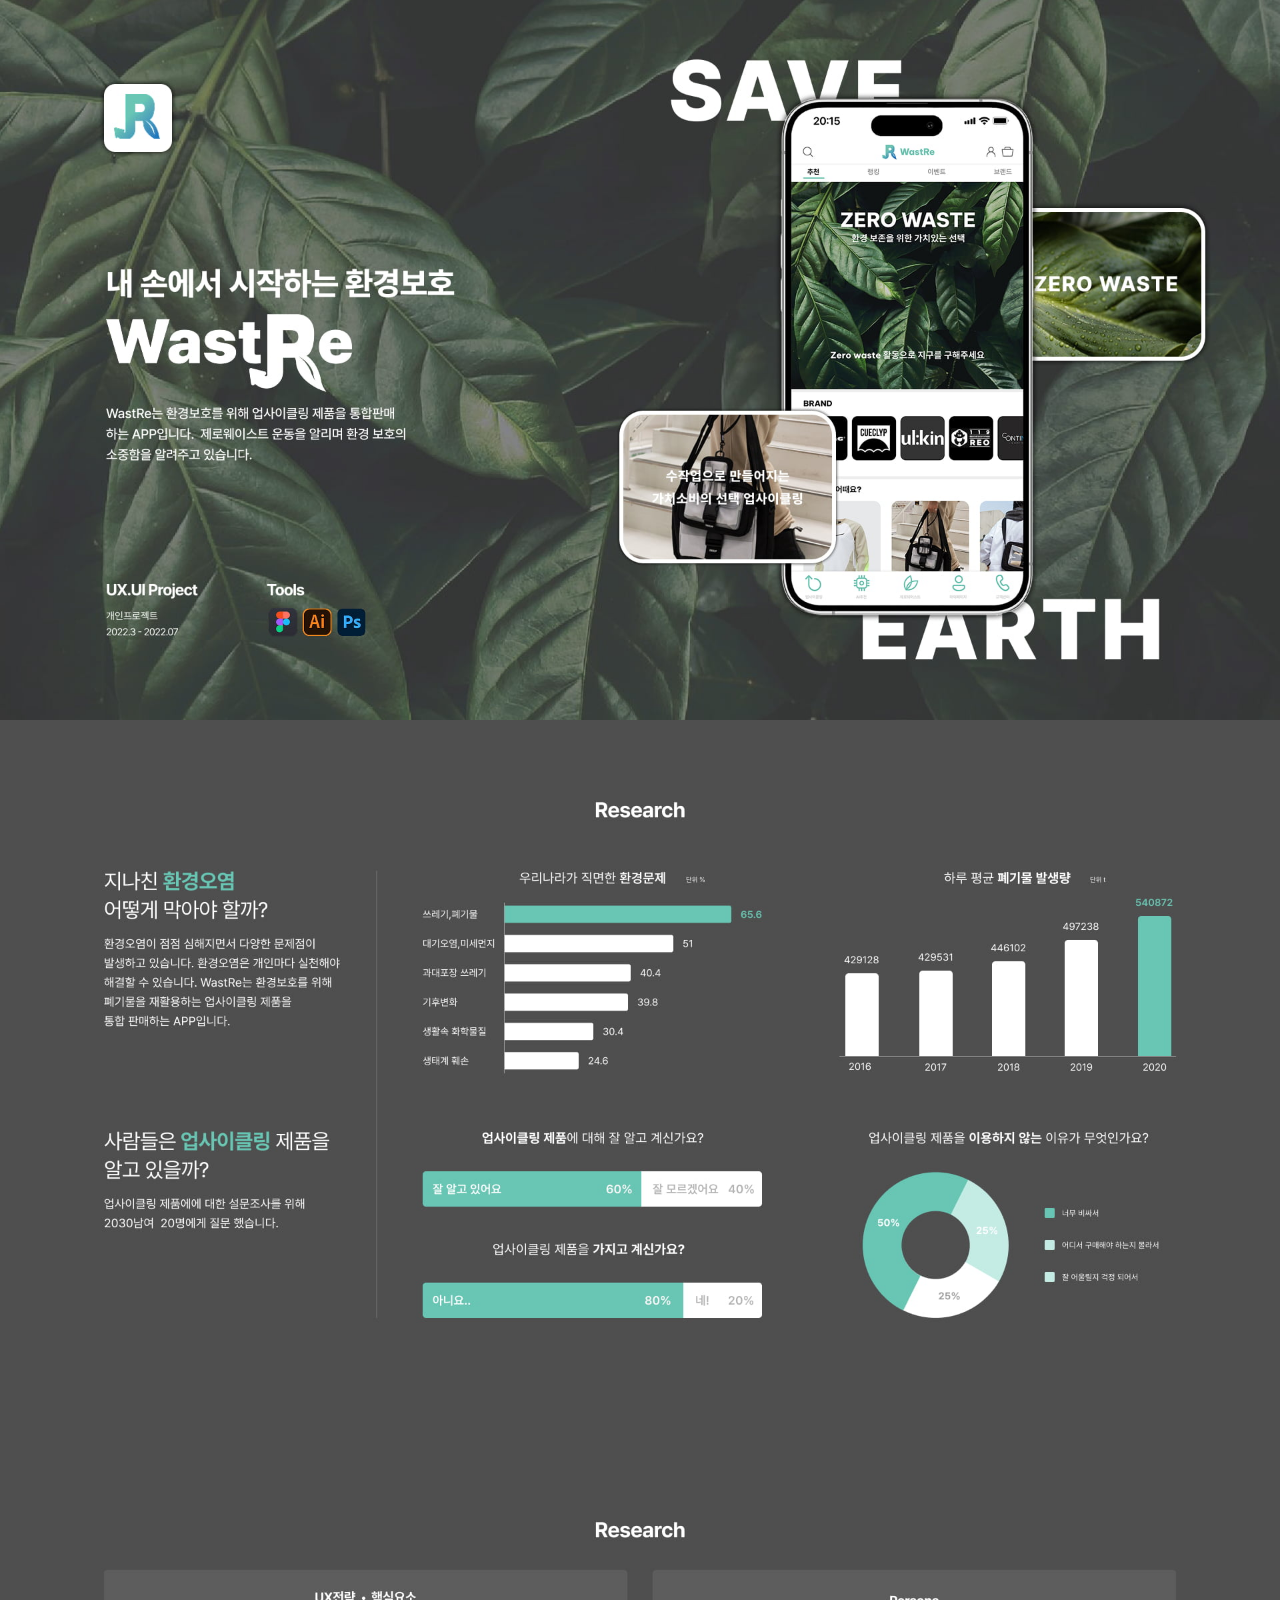
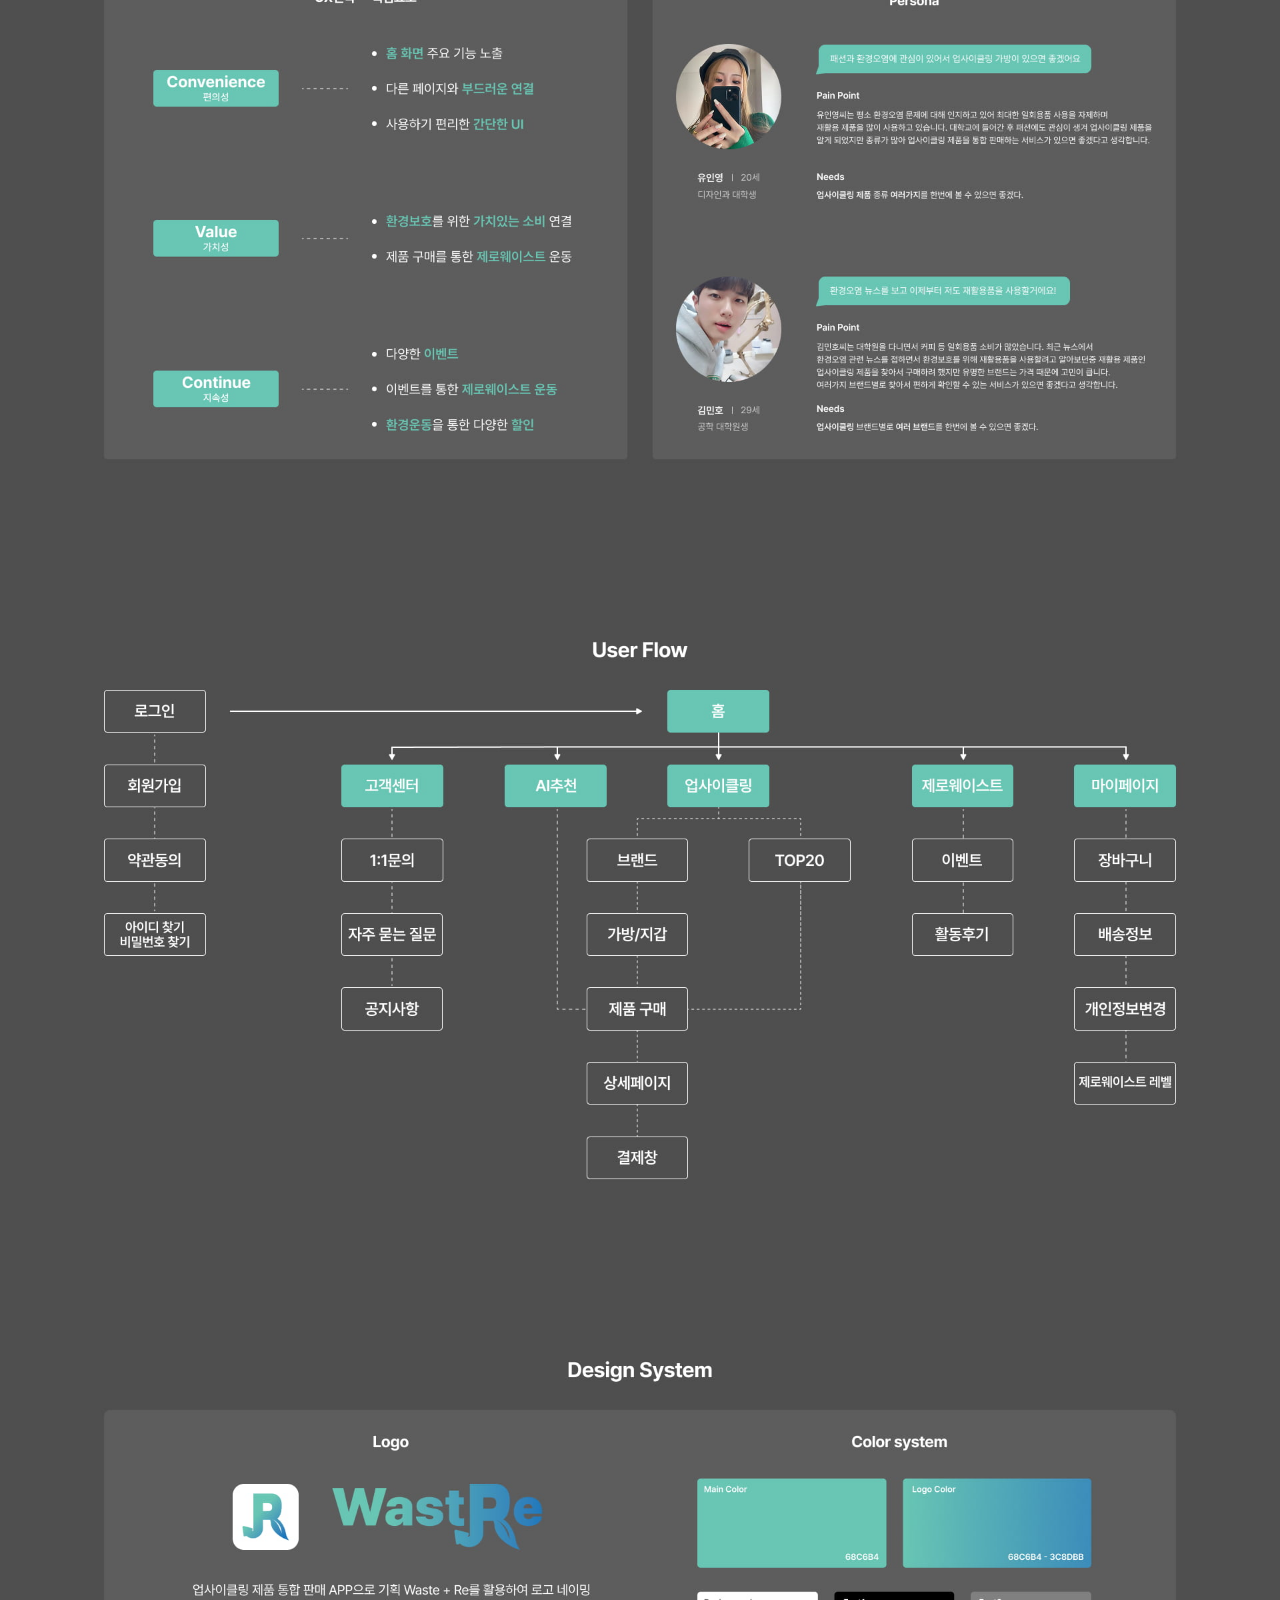
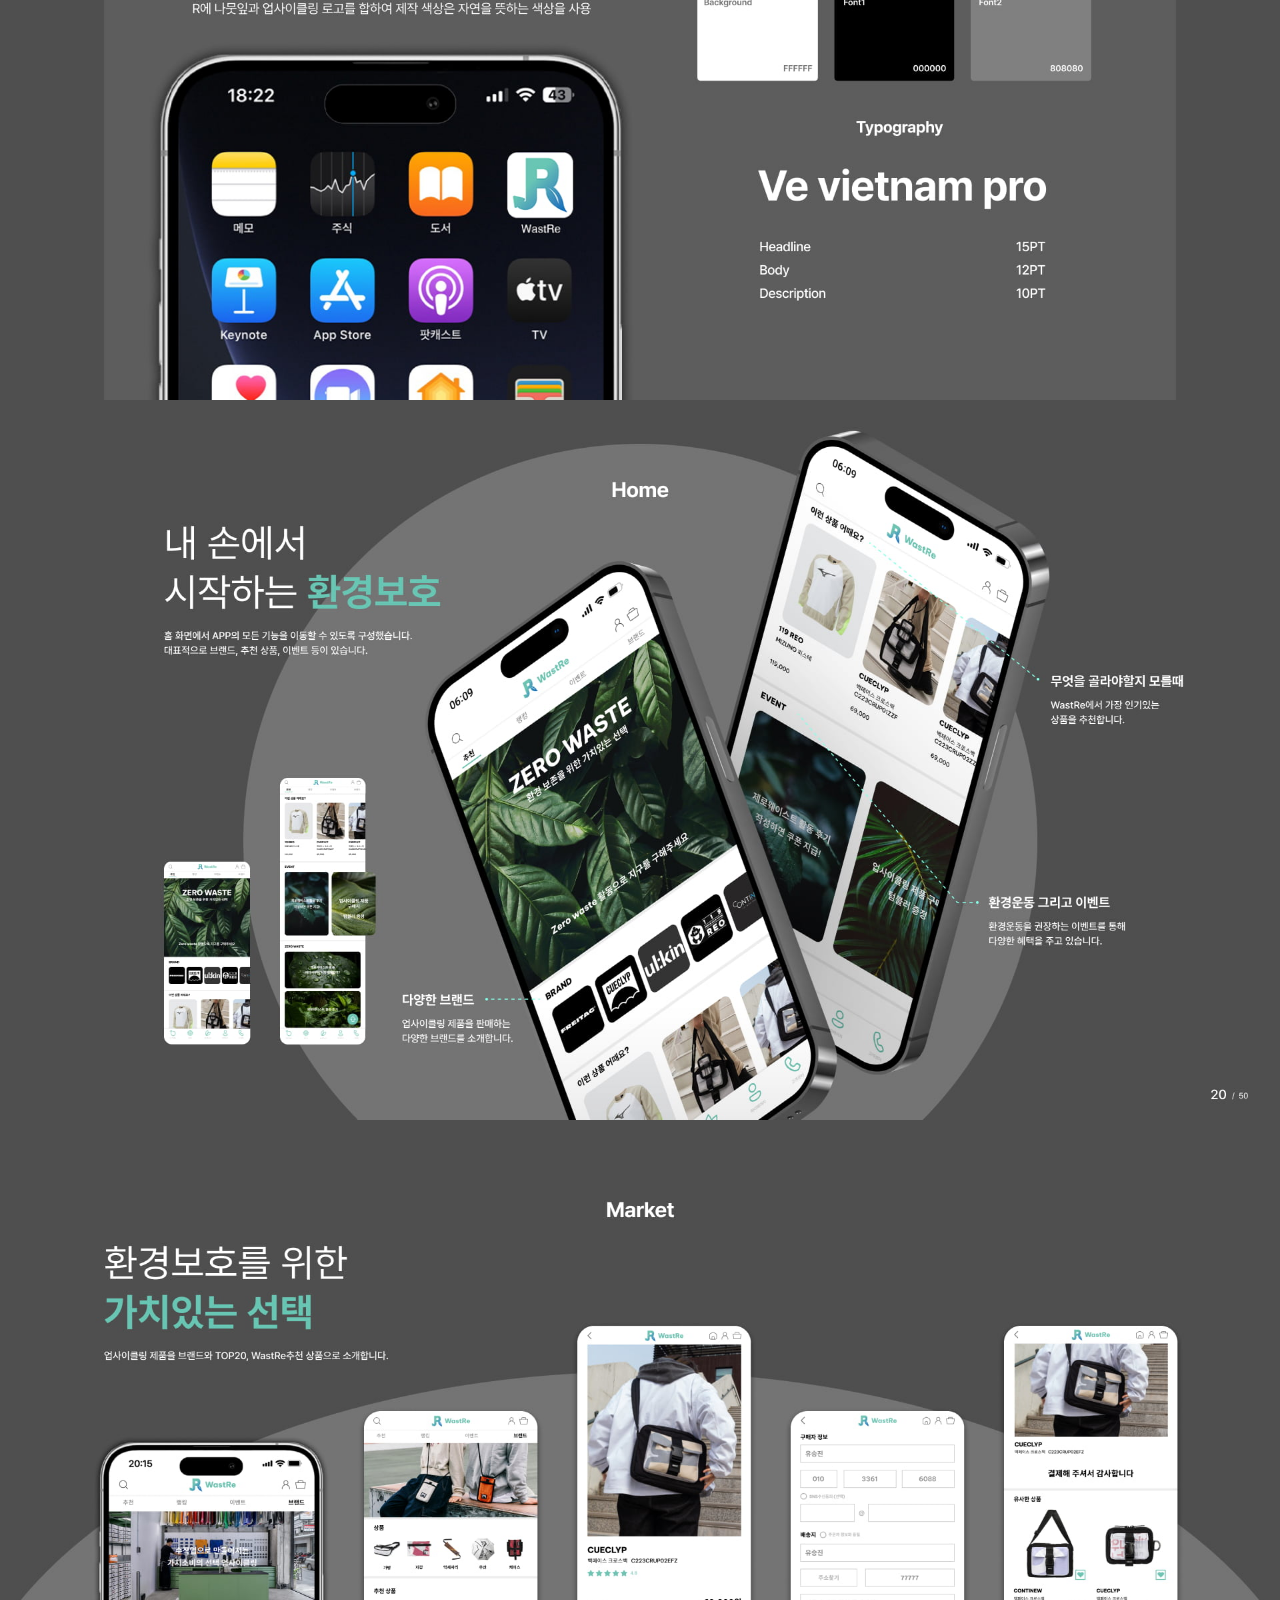
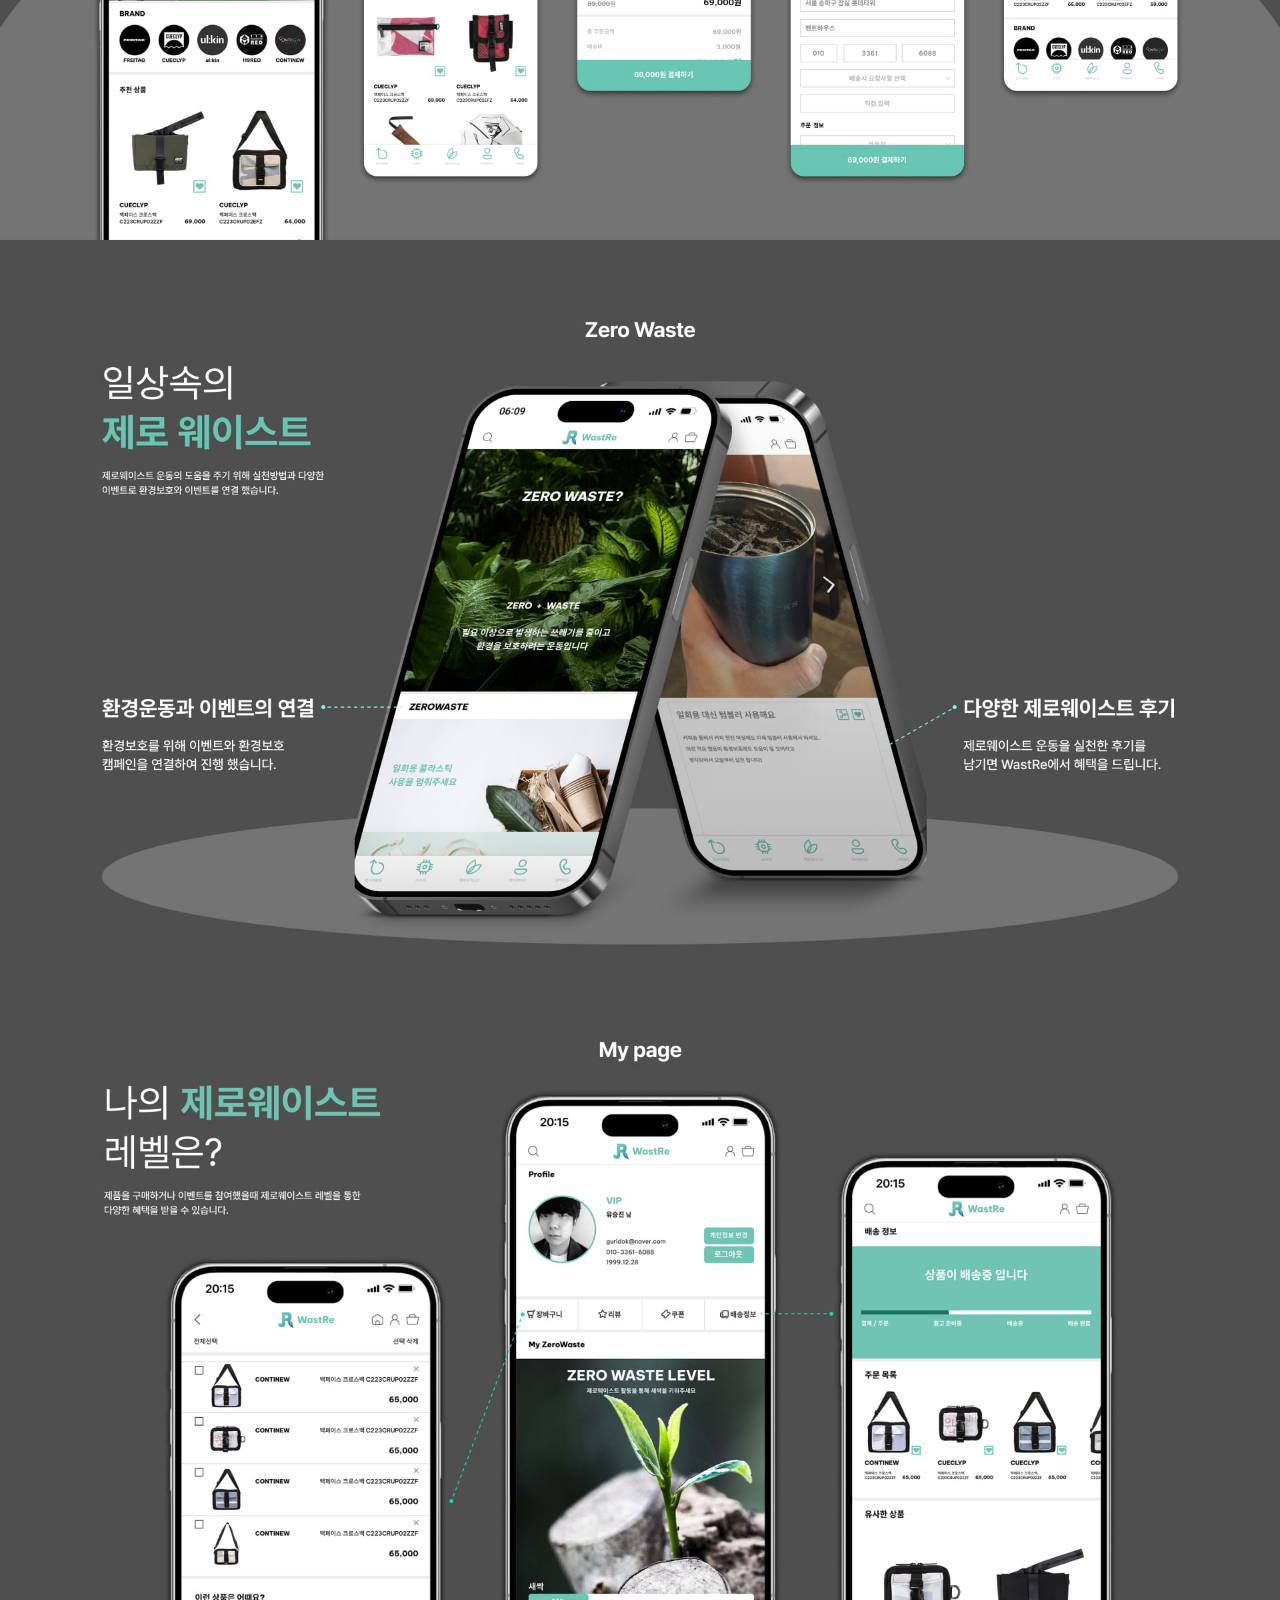
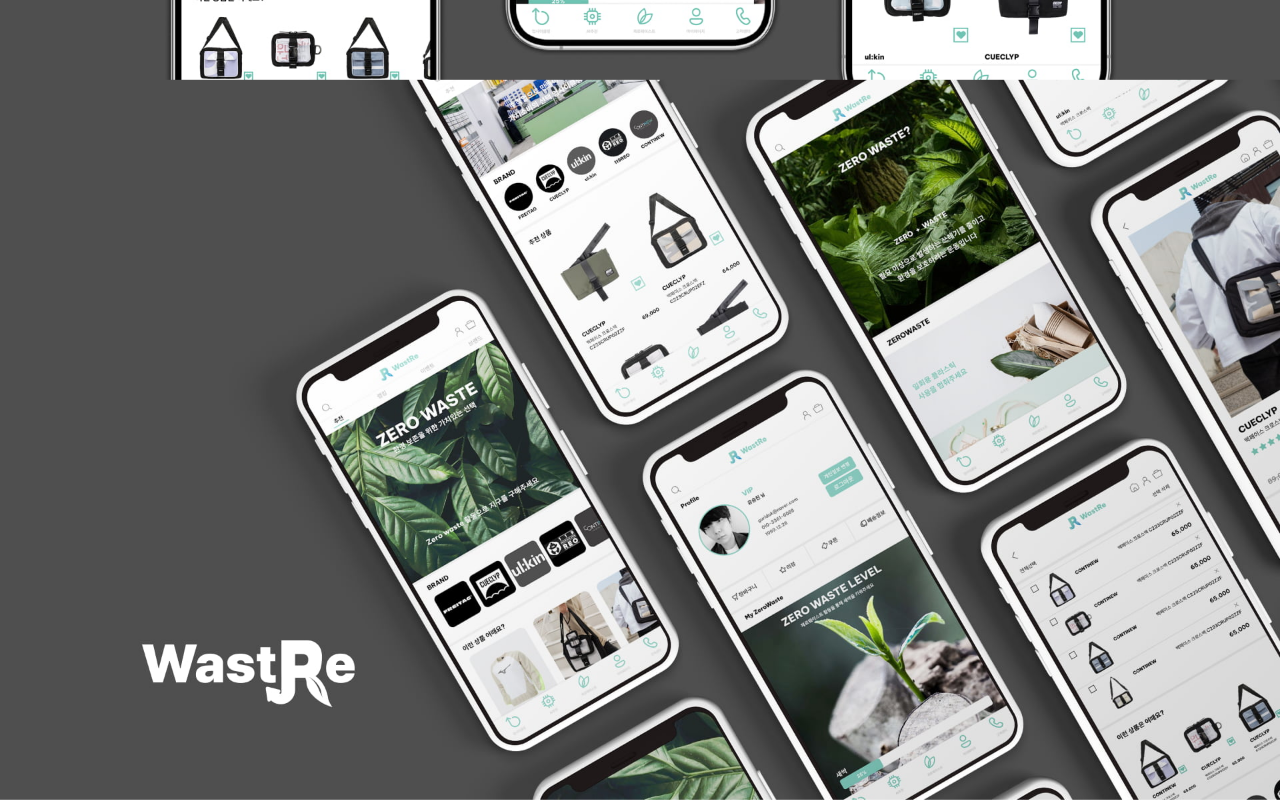
<file: open1.html>
<html lang="ko">
<head>
  <meta charset="UTF-8">
  <title>WastRe</title>
  <style>
    body {
      margin: 0;
      background: #000;
    }
    img {
      width: 100%;
      height: auto;
      display: block;
    }
  </style>
</head>
<body>
  <img src="./img/wastre.jpg" alt="">
</body>
</html>
</file>
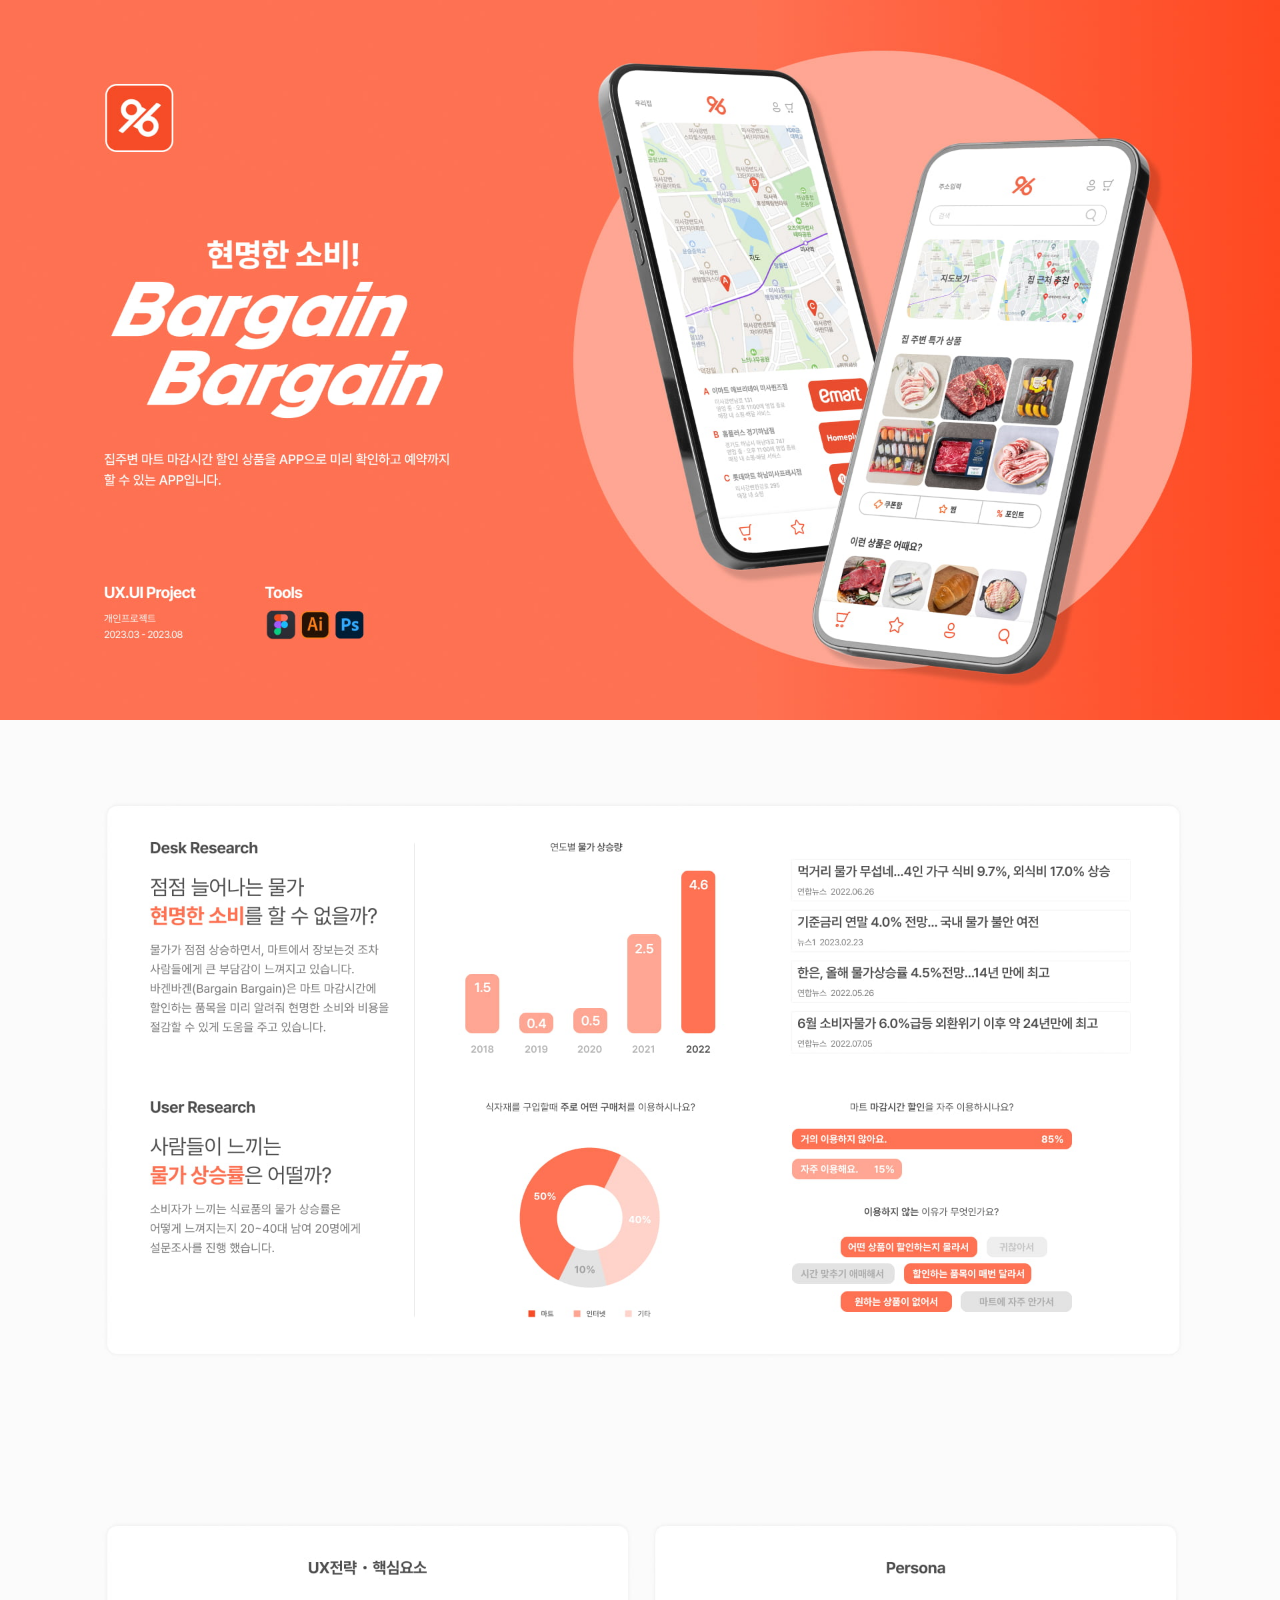
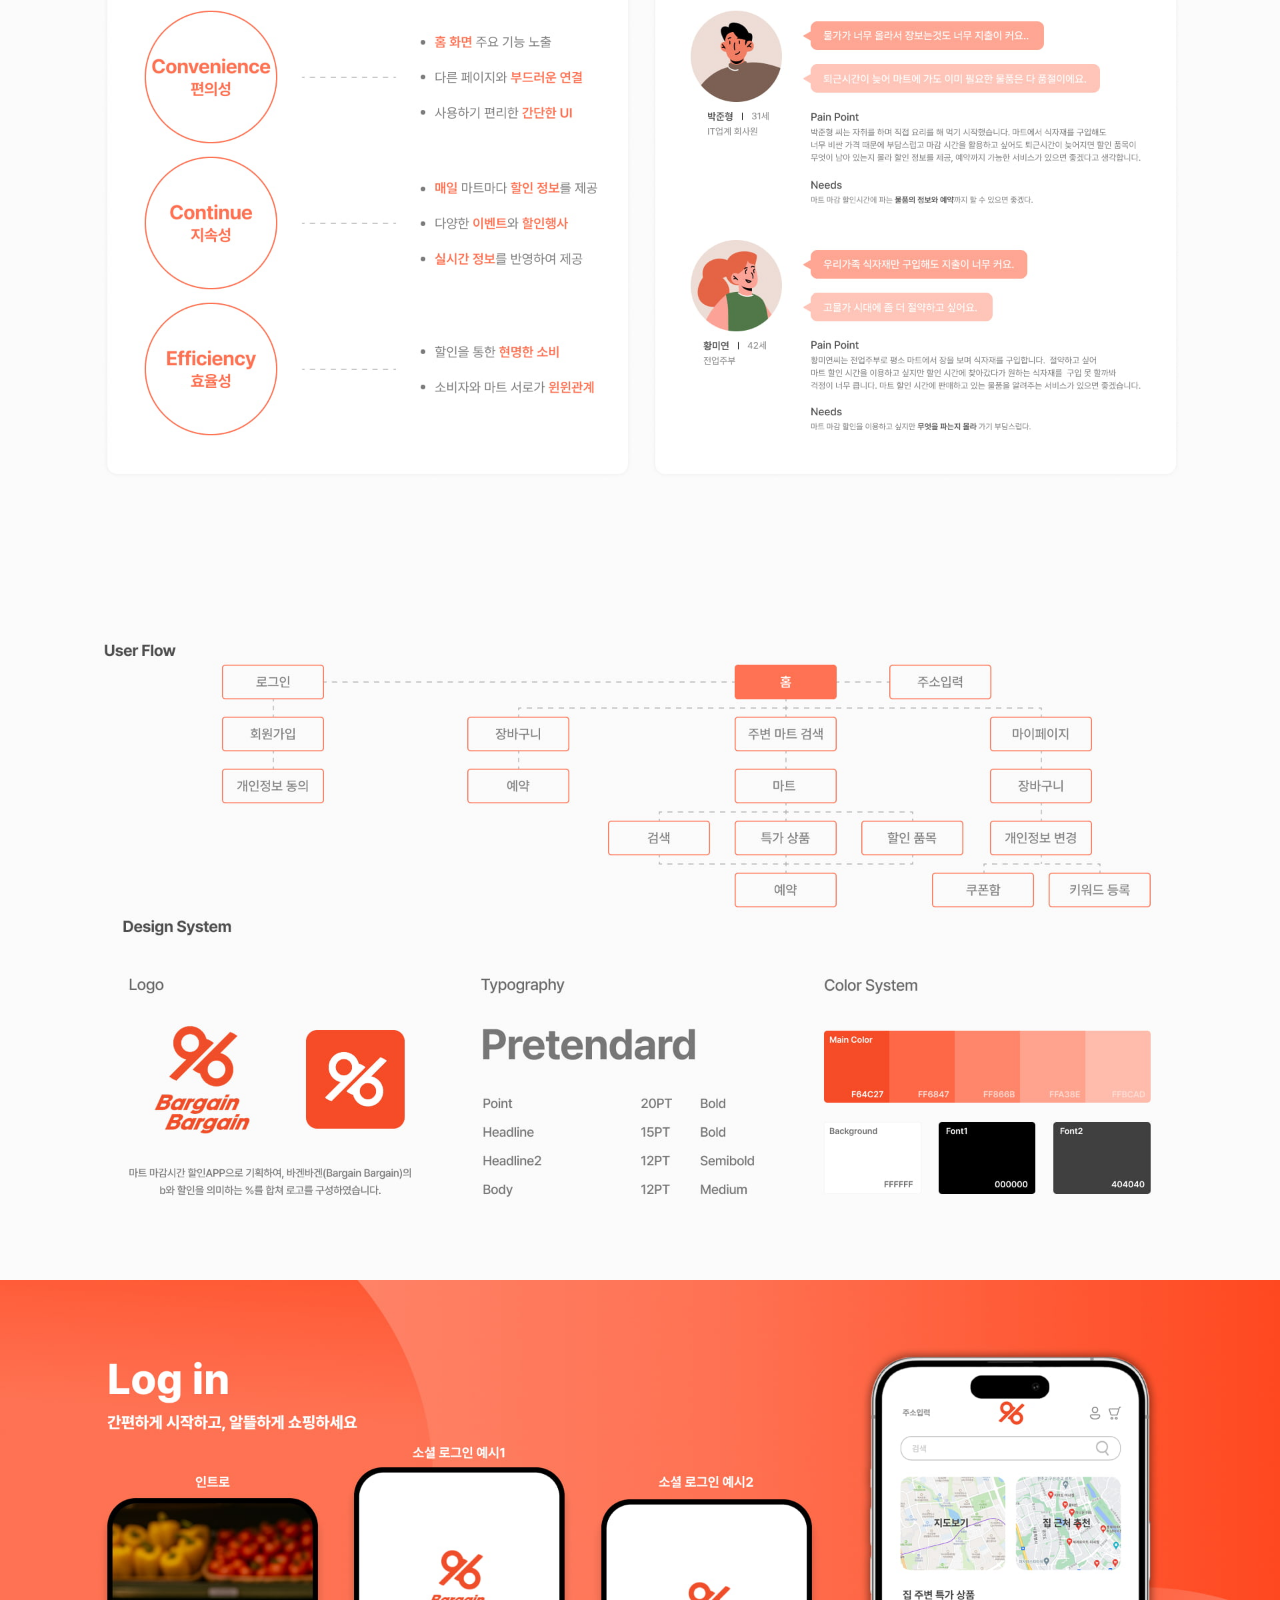
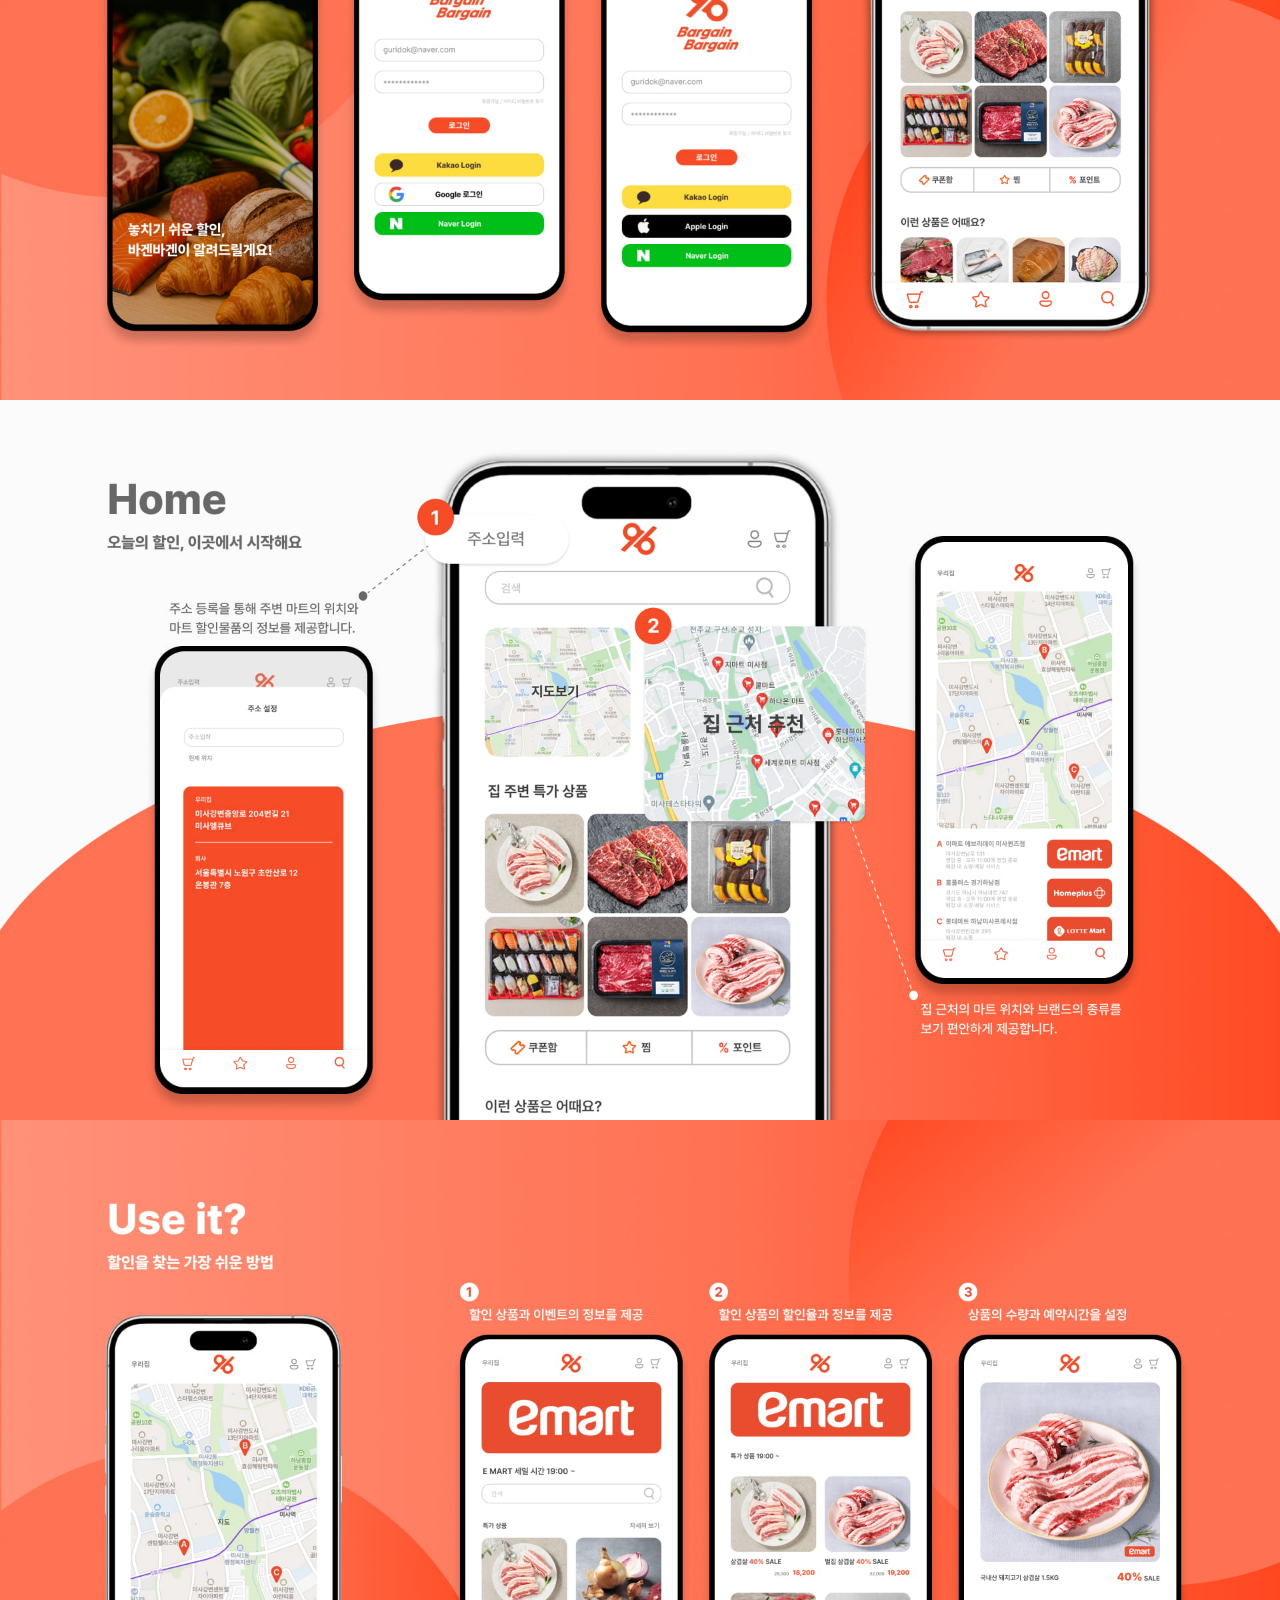
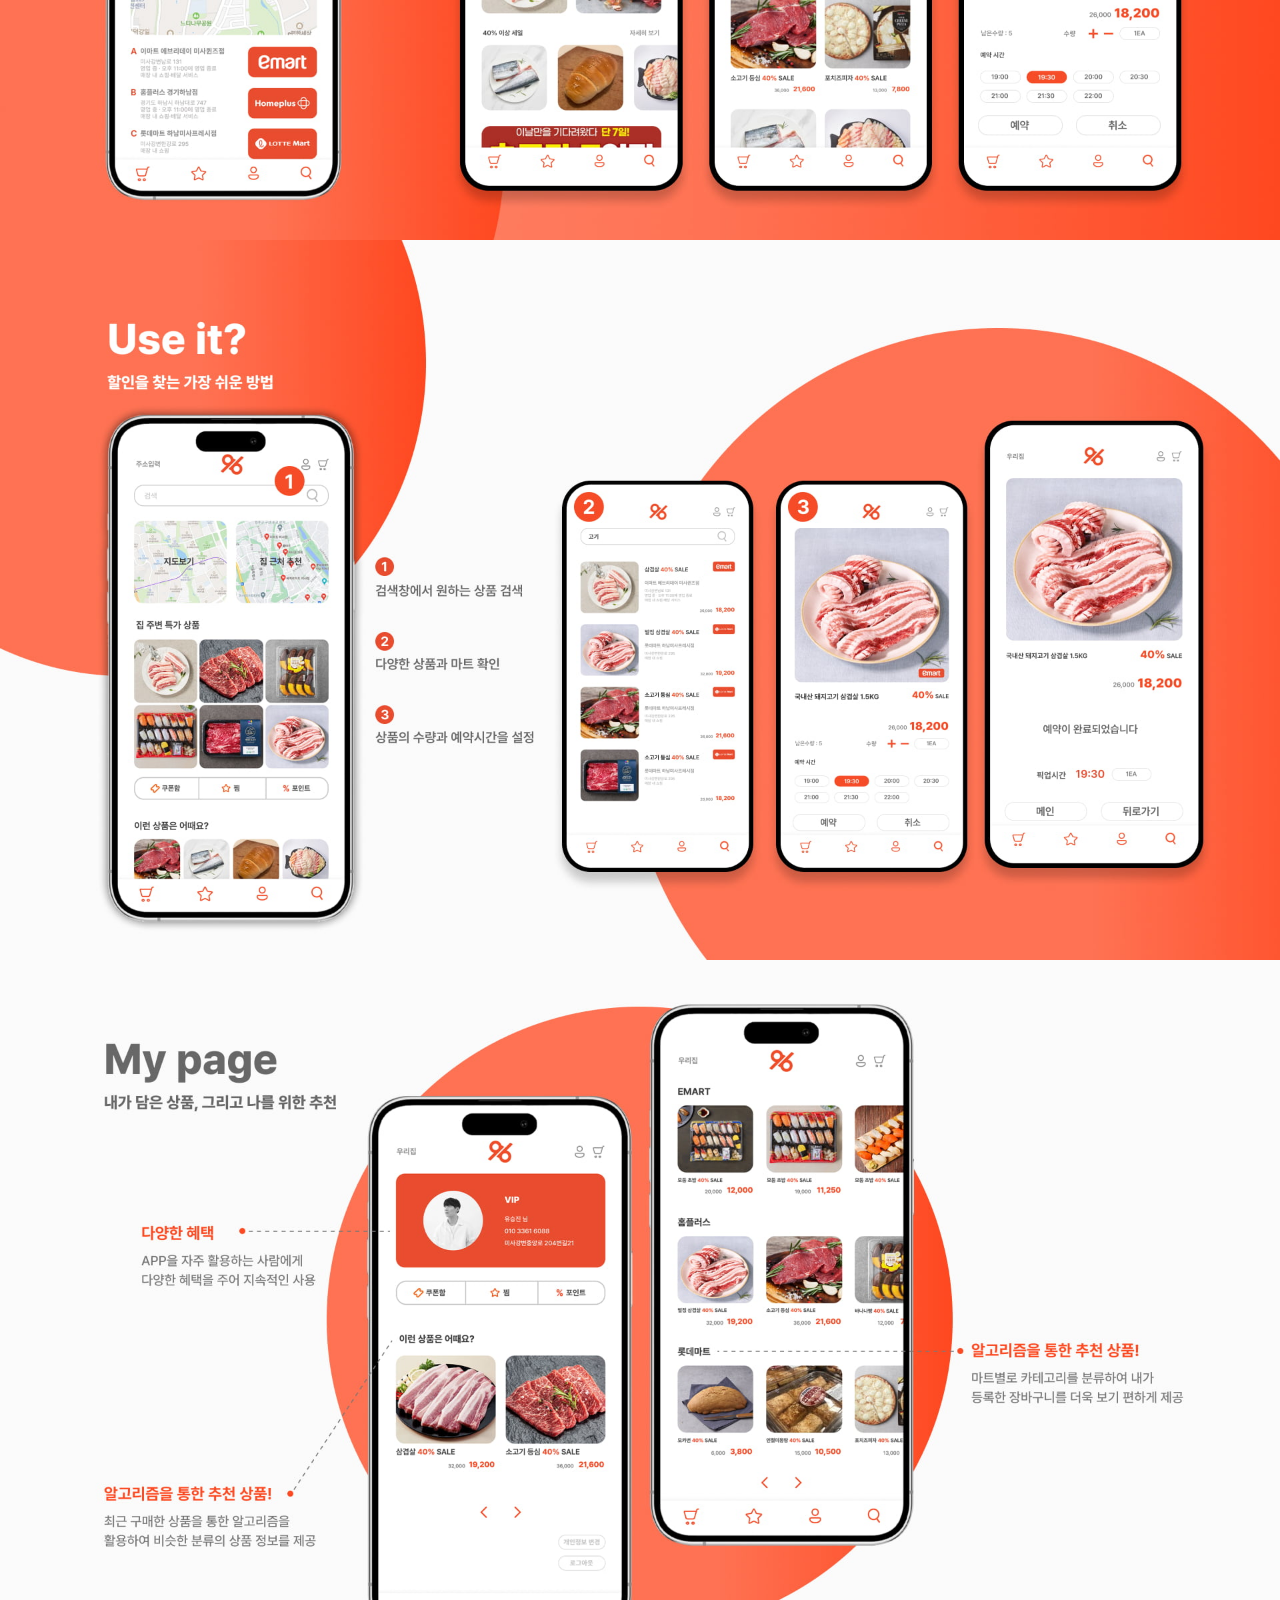
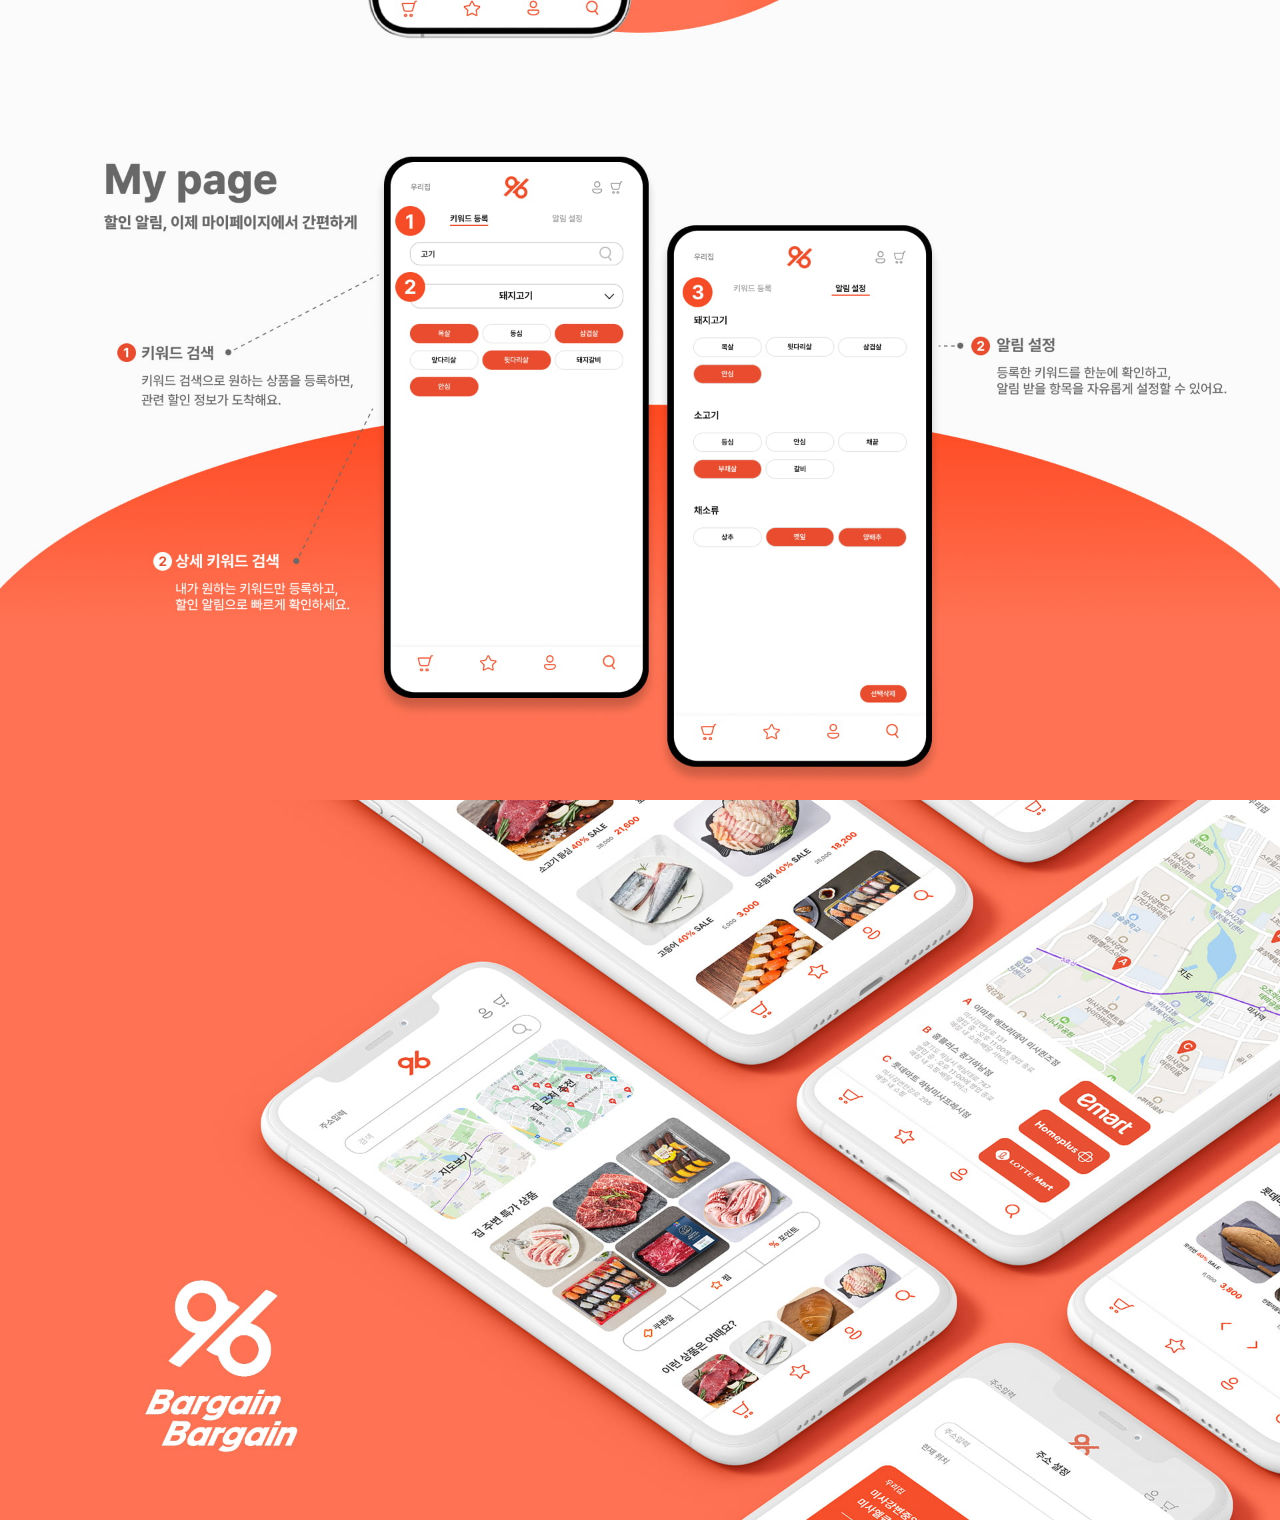
<file: open2.html>
<html lang="ko">
<head>
  <meta charset="UTF-8">
  <title>Bargain Bargain</title>
  <style>
    body {
      margin: 0;
      background: #000;
    }
    img {
      width: 100%;
      height: auto;
      display: block;
    }
  </style>
</head>
<body>
  <img src="./img/bargain.jpg" alt="">
</body>
</html>
</file>
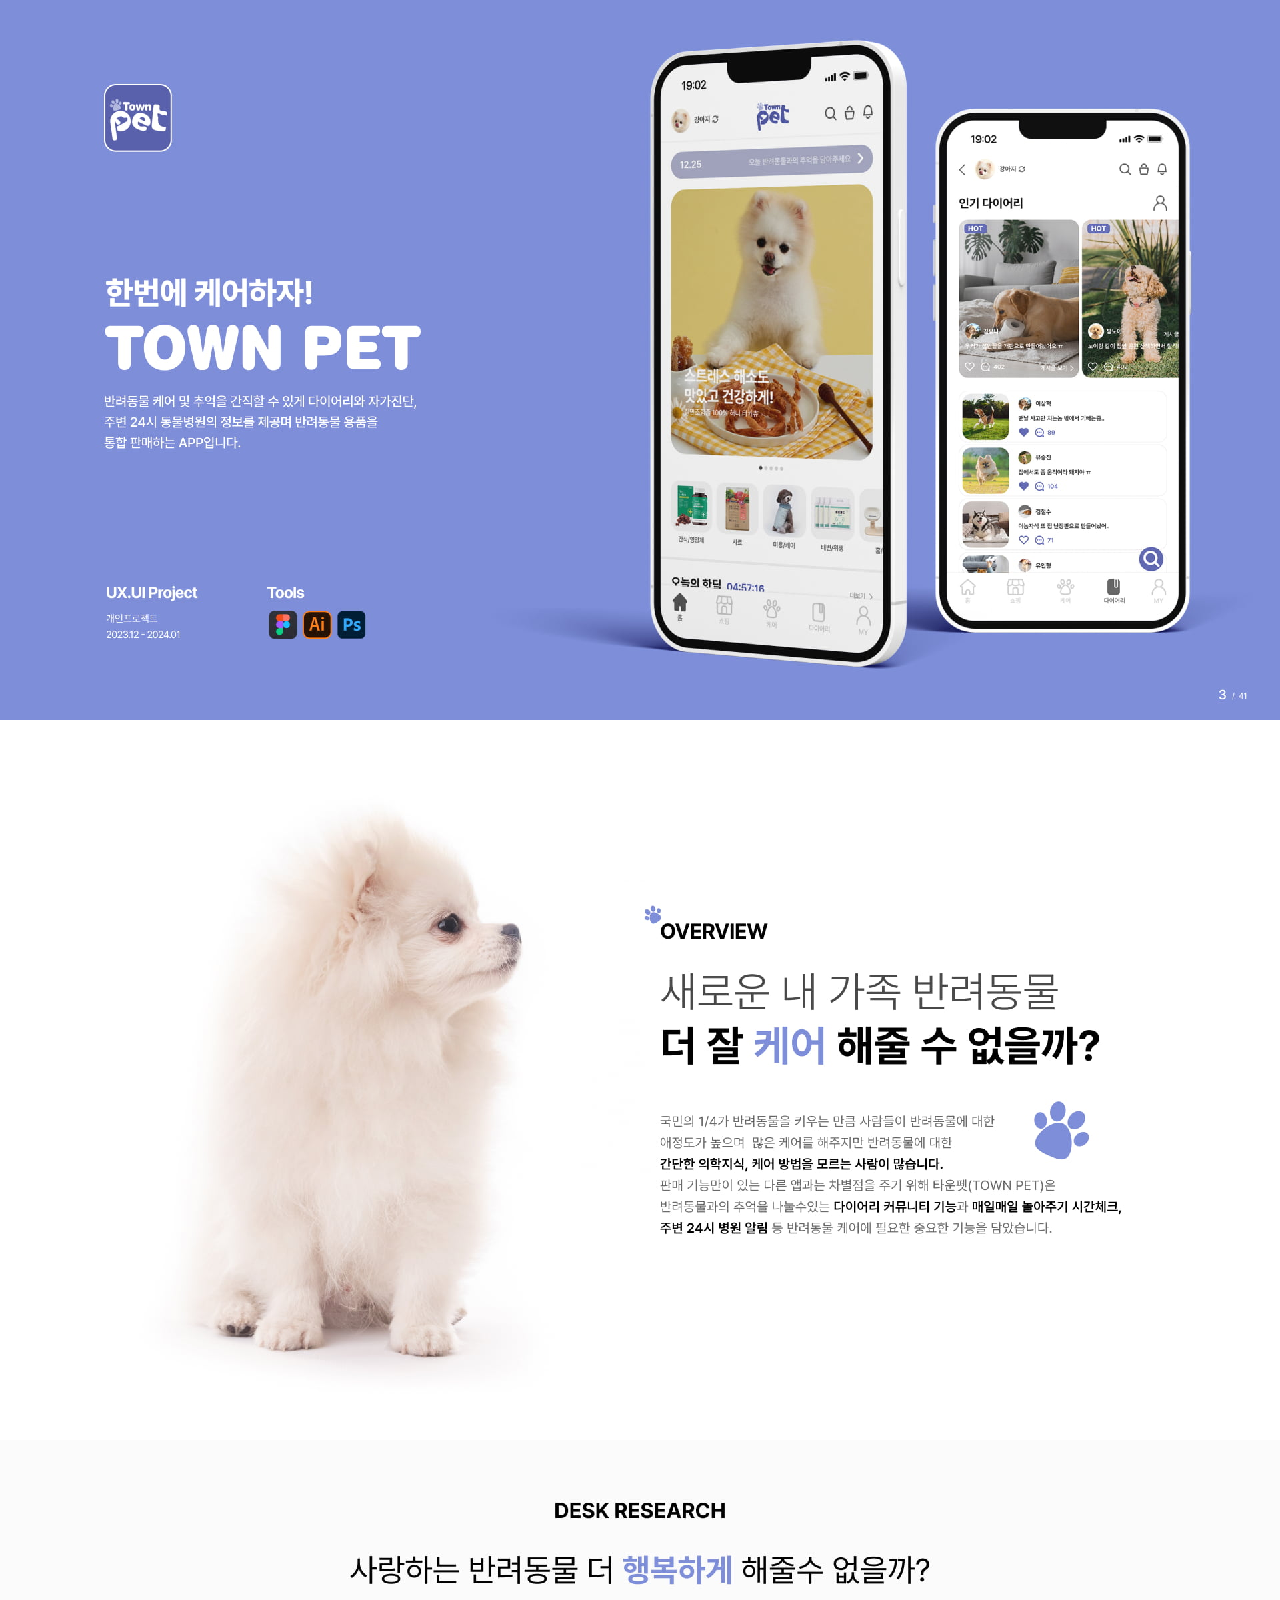
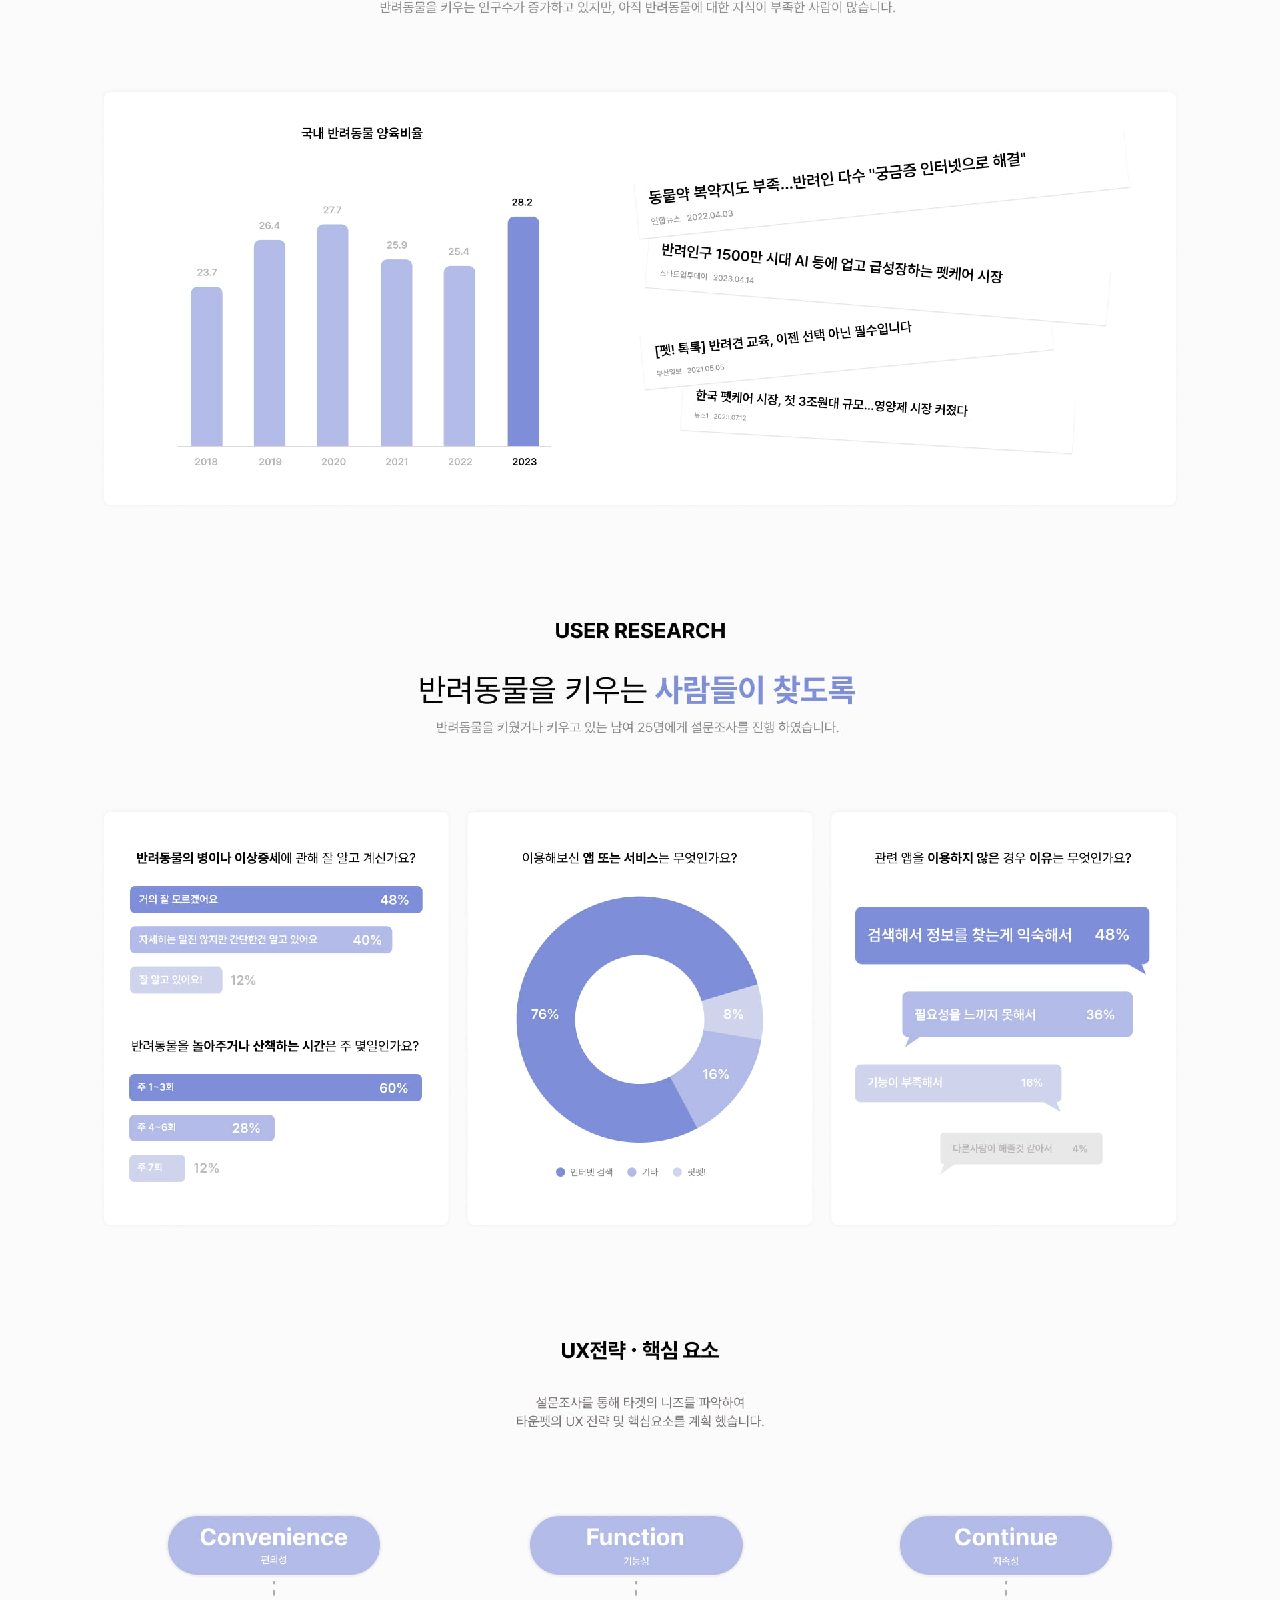
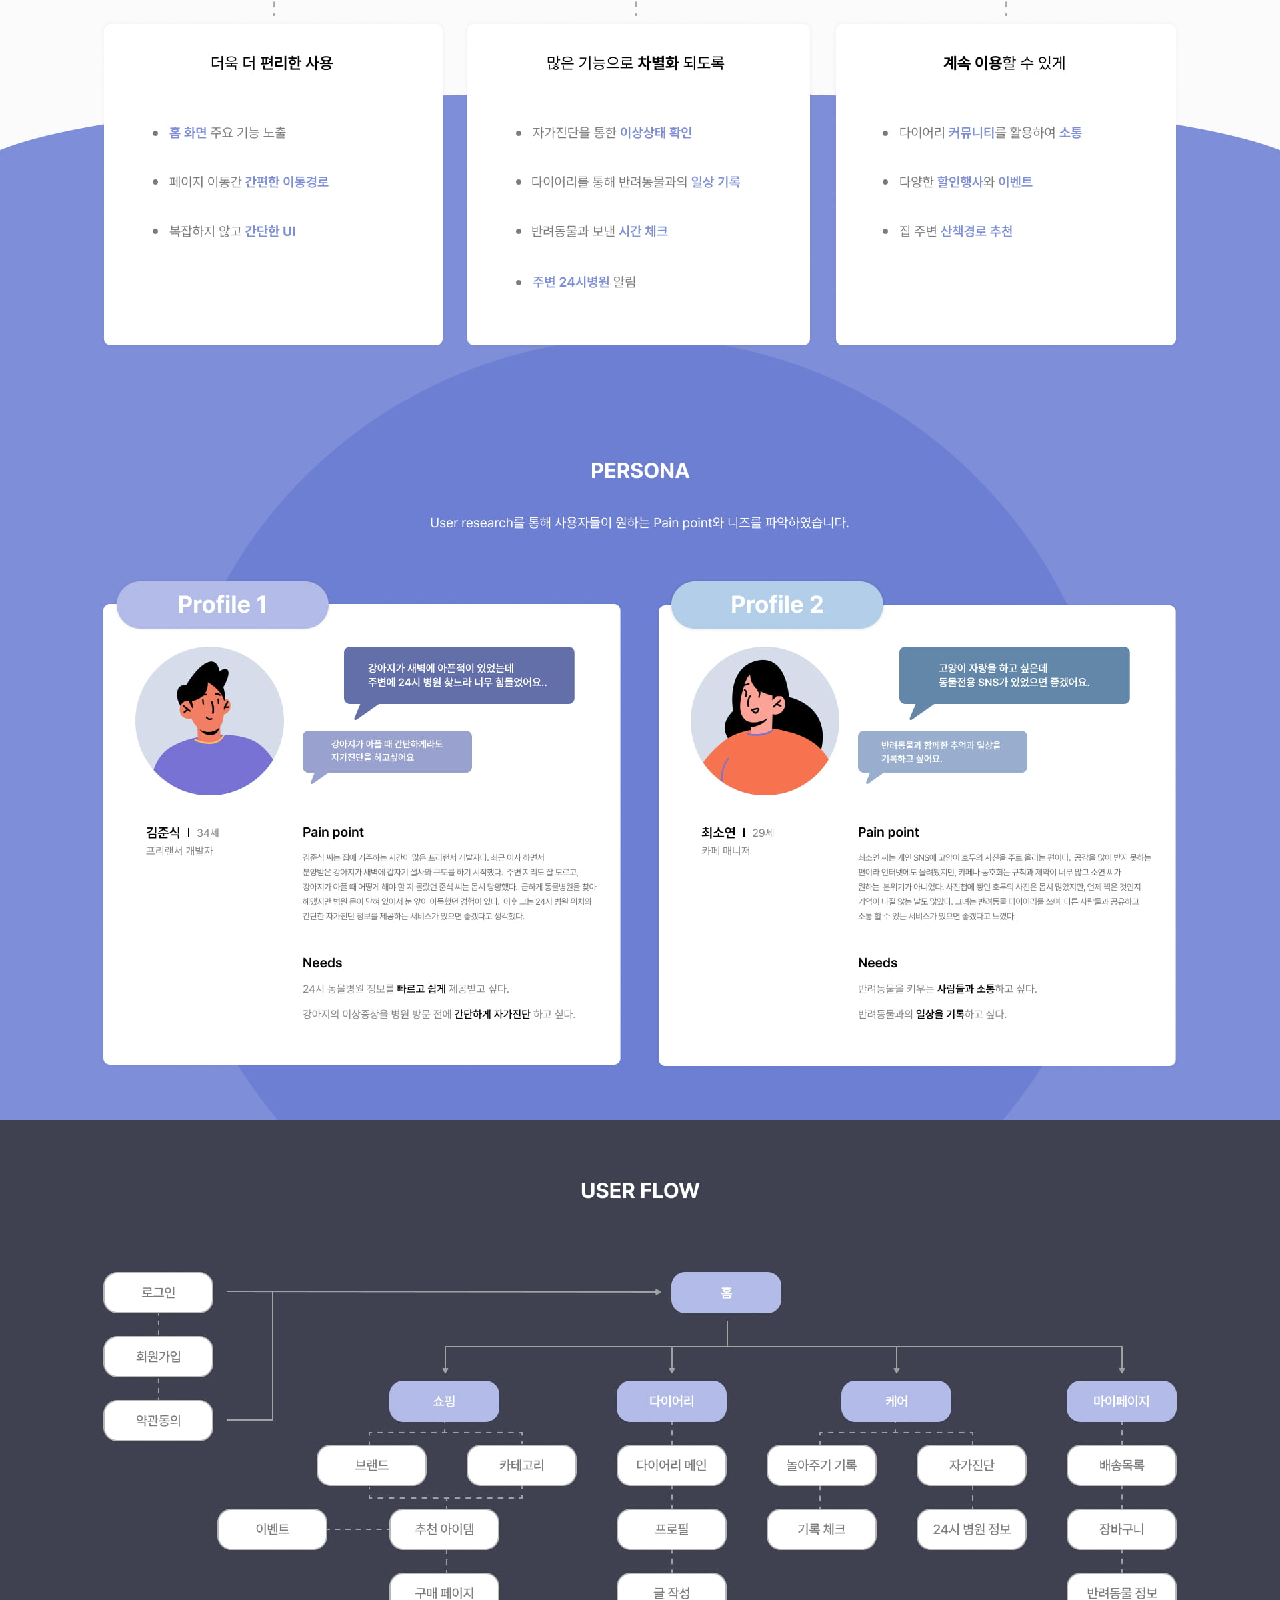
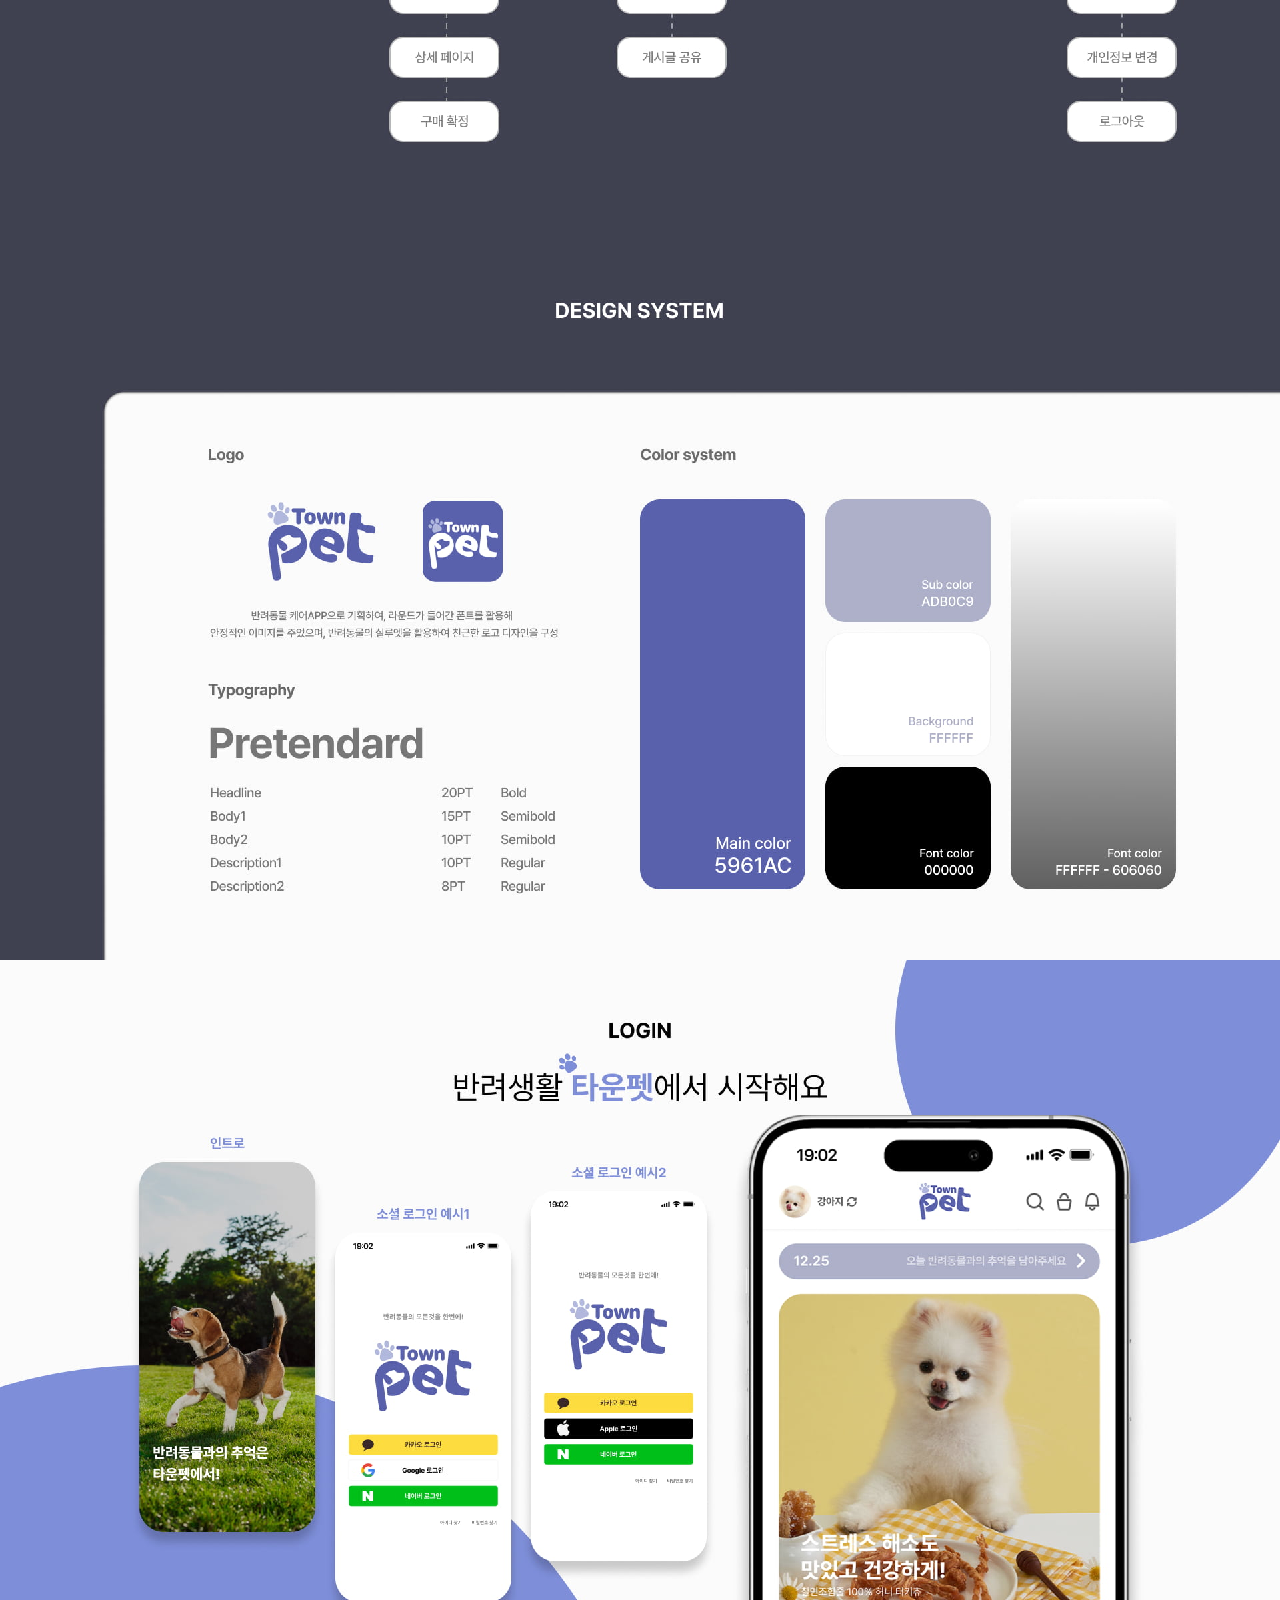
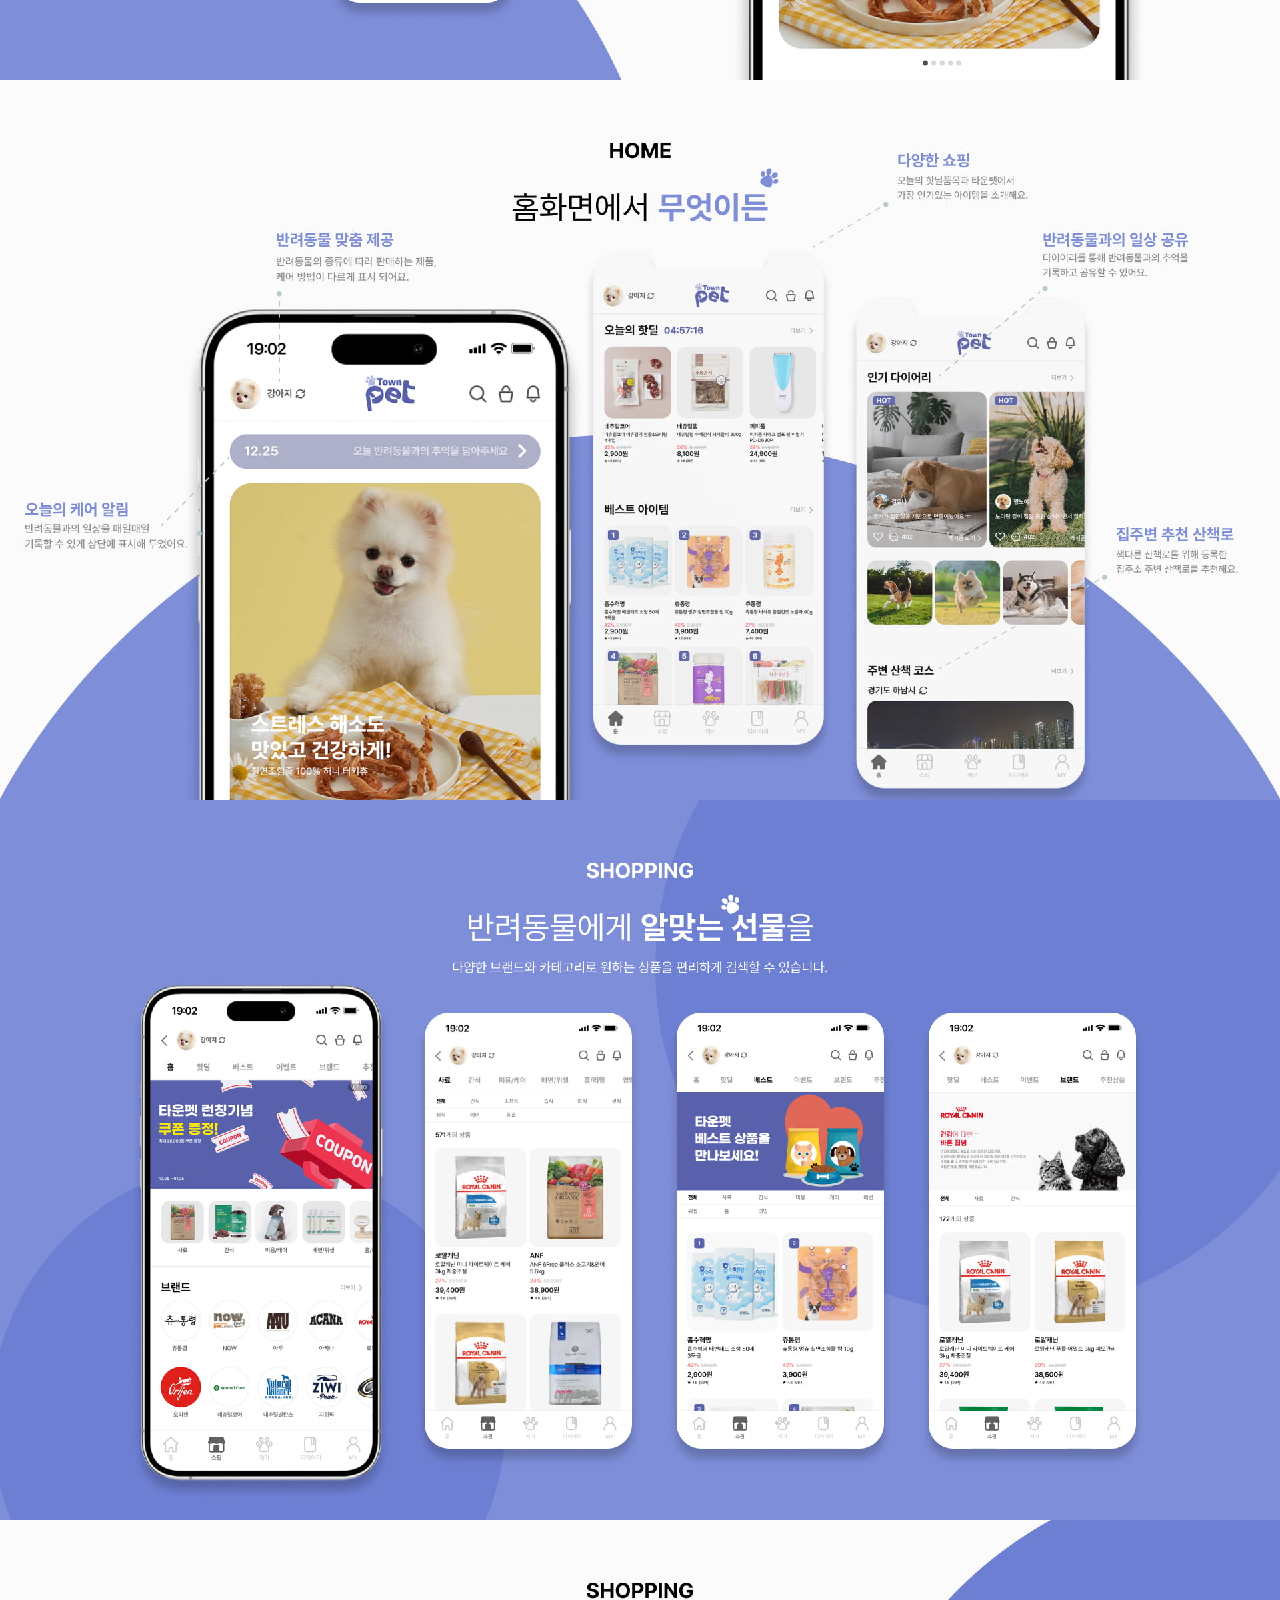
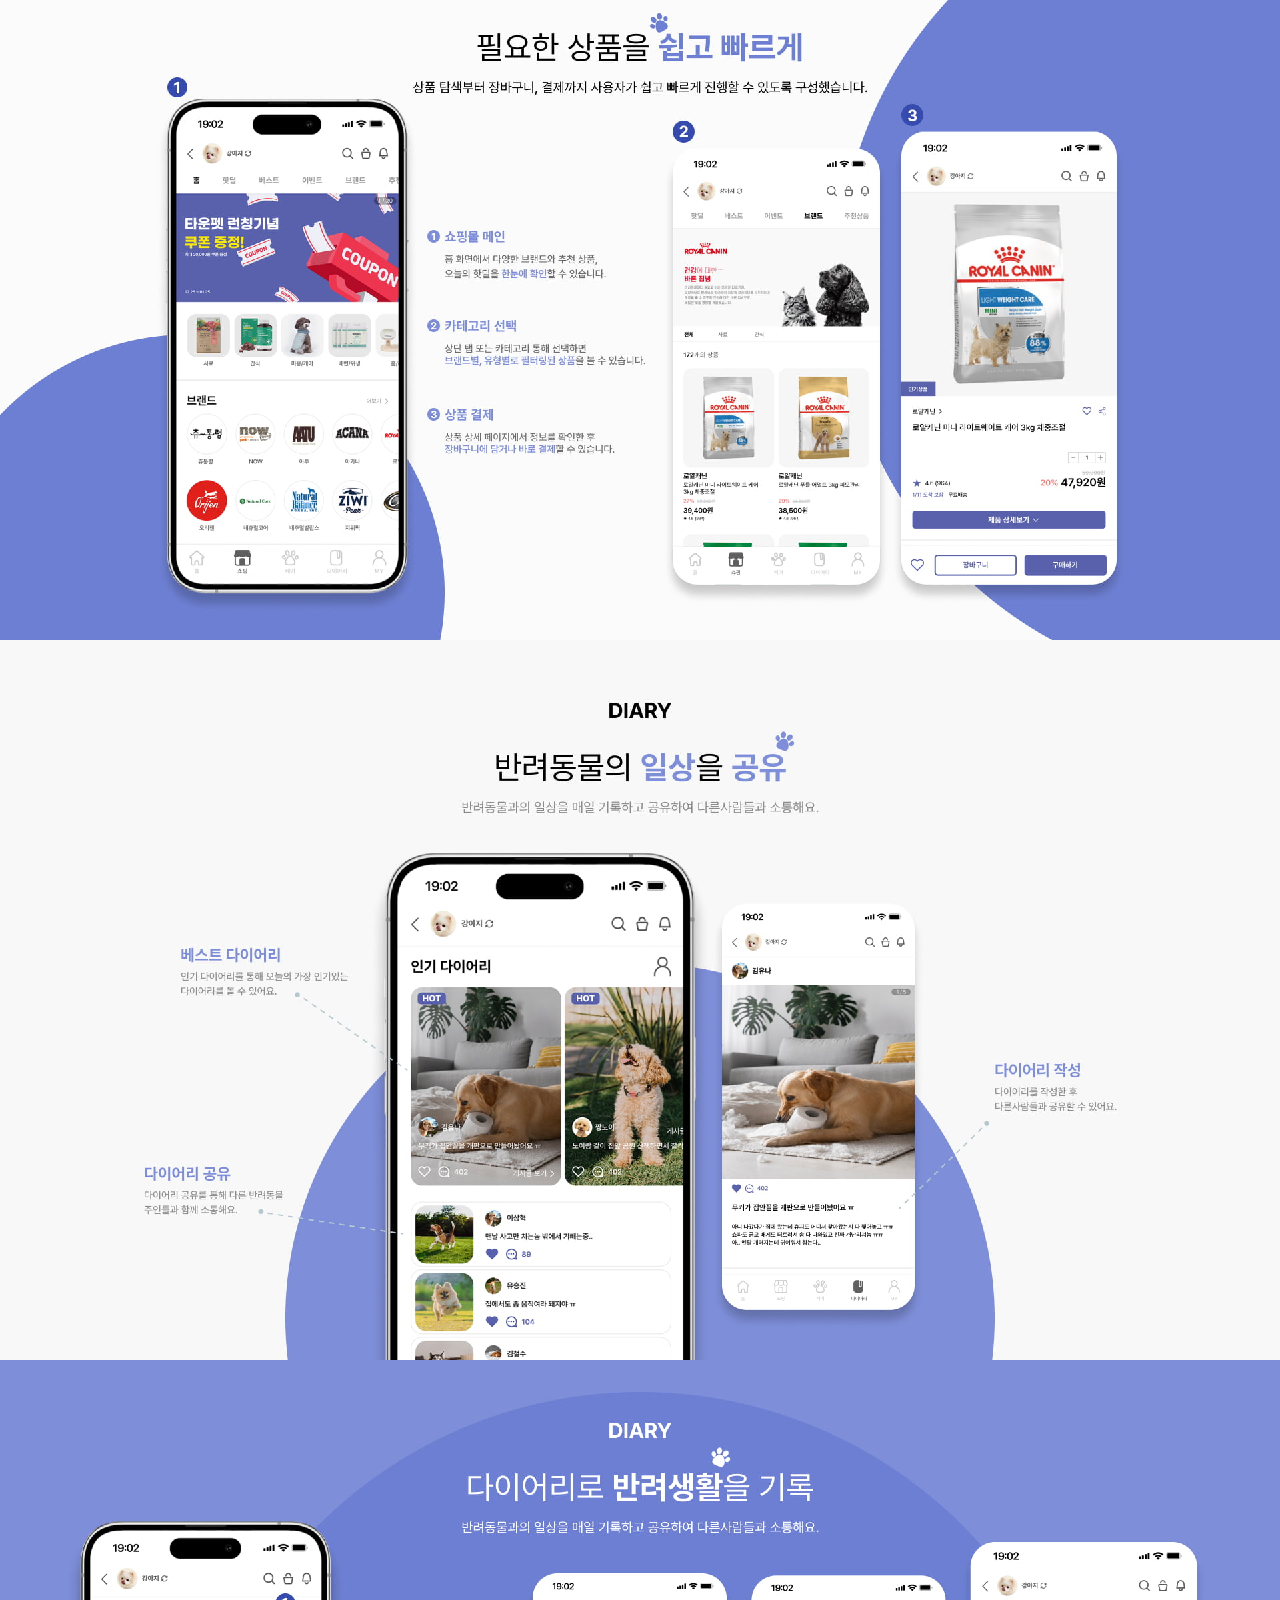
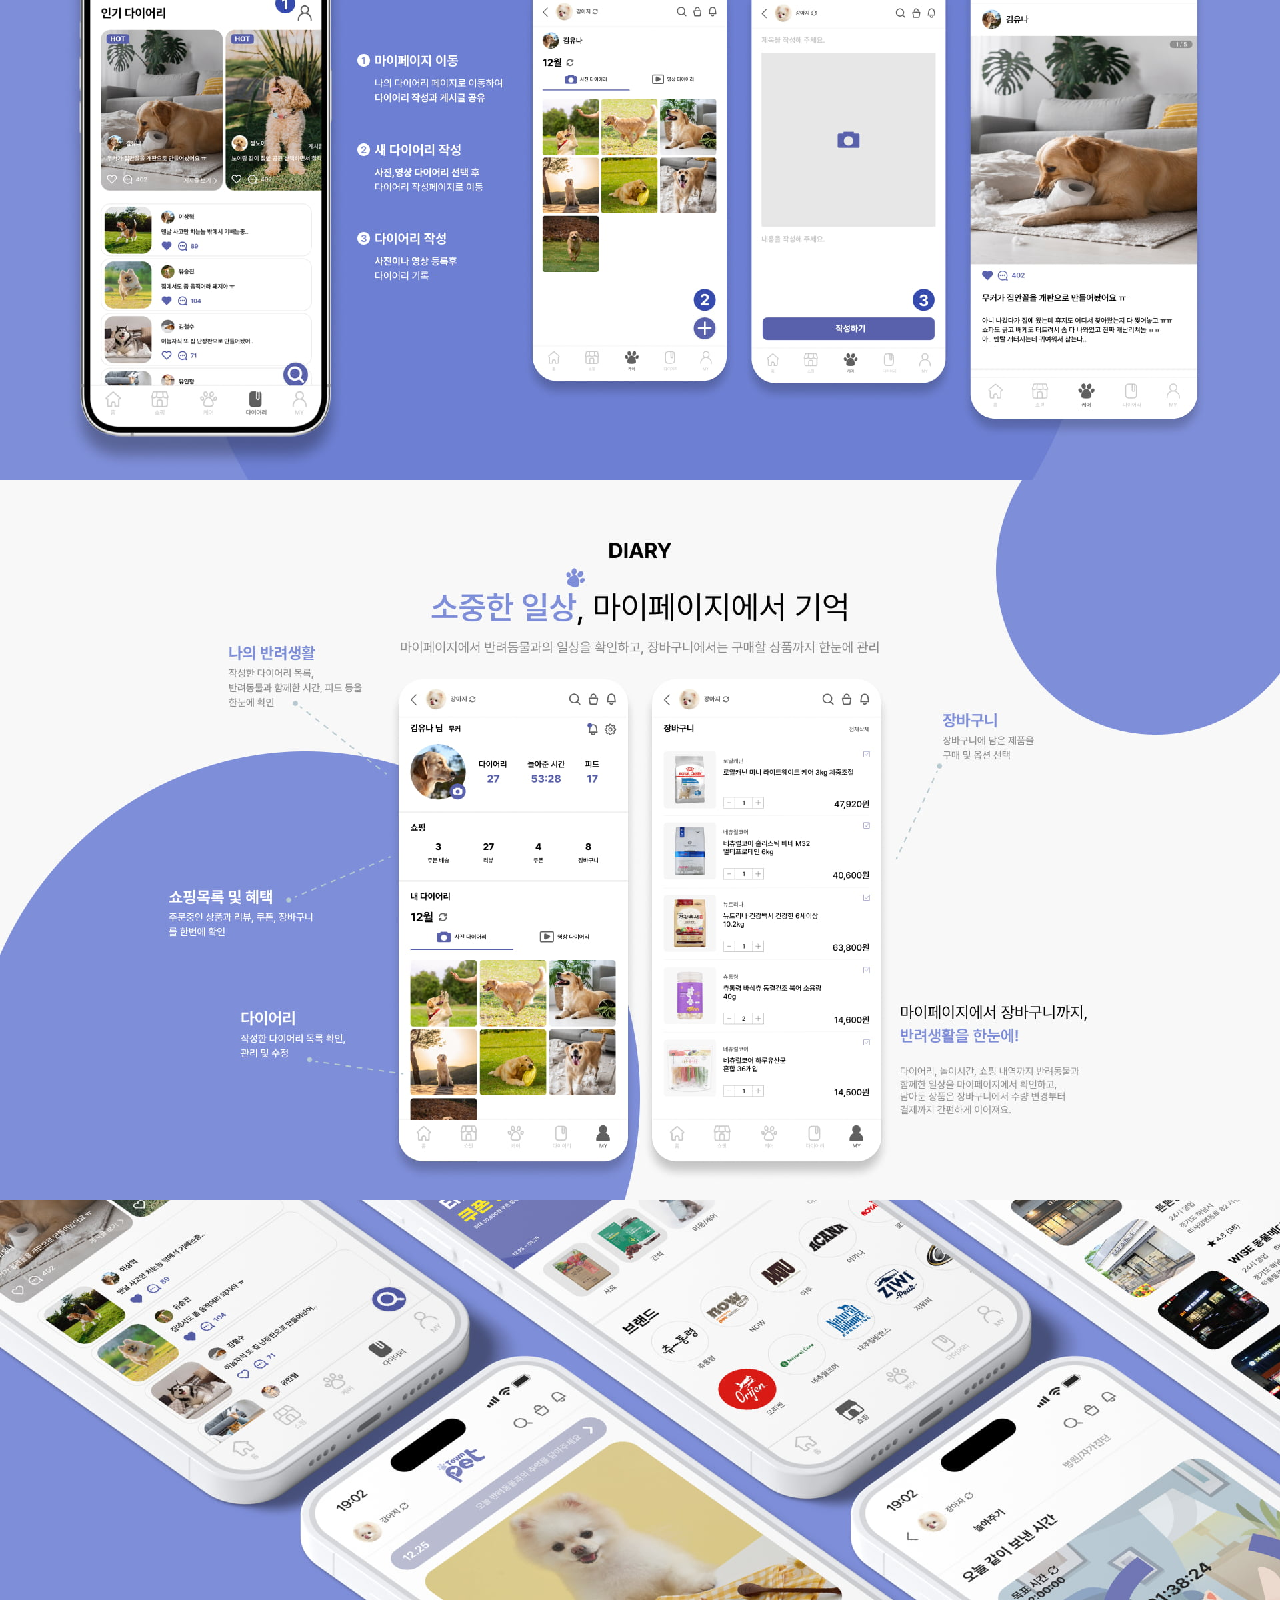
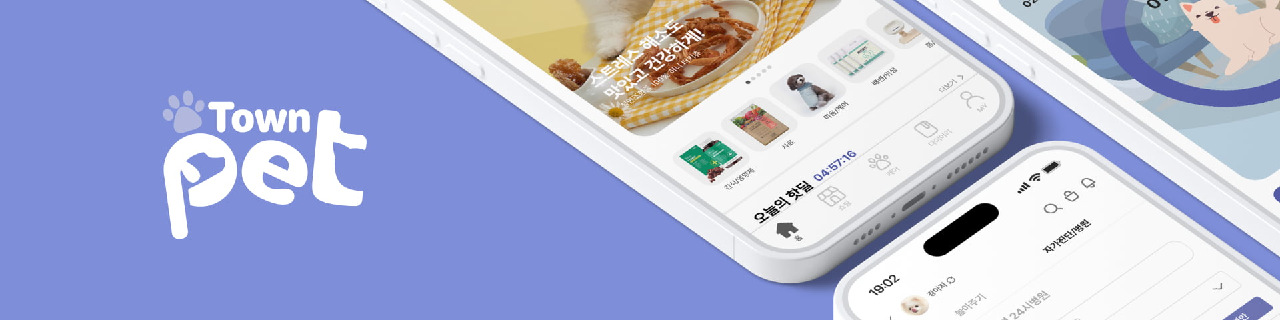
<file: open3.html>
<html lang="ko">
<head>
  <meta charset="UTF-8">
  <title>Town Pet</title>
  <style>
    body {
      margin: 0;
      background: #000;
    }
    img {
      width: 100%;
      height: auto;
      display: block;
    }
  </style>
</head>
<body>
  <img src="./img/Townpet.jpg" alt="">
</body>
</html>
</file>
